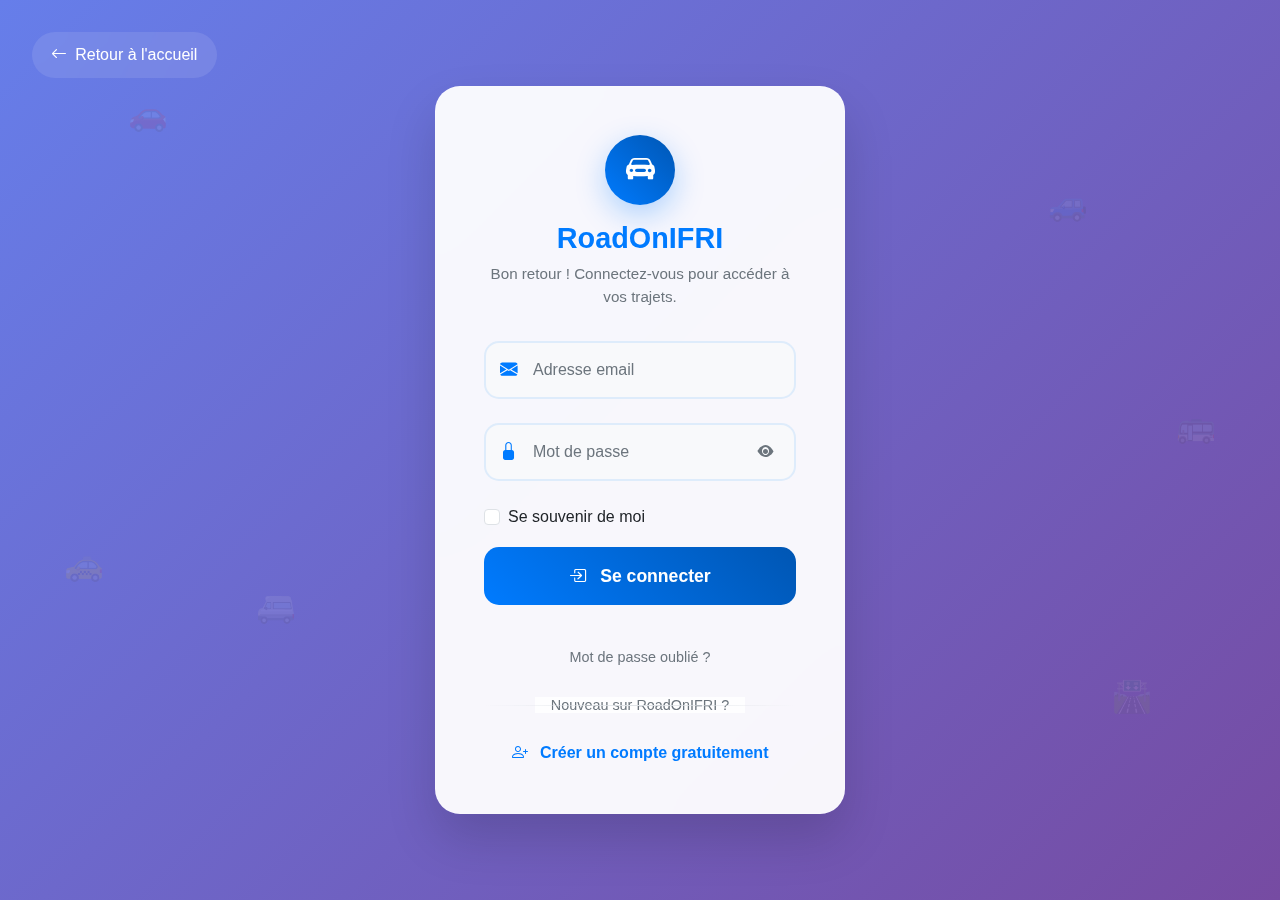
<file: frontend/templates/login.html>
<!DOCTYPE html>
<html lang="fr">
<head>
    <meta charset="UTF-8">
    <meta name="viewport" content="width=device-width, initial-scale=1.0">
    <title>Connexion - RoadOnIFRI</title>
    <!-- Bootstrap CSS -->
    <link href="https://cdn.jsdelivr.net/npm/bootstrap@5.3.0/dist/css/bootstrap.min.css" rel="stylesheet">
    <!-- Bootstrap Icons -->
    <link rel="stylesheet" href="https://cdn.jsdelivr.net/npm/bootstrap-icons@1.10.3/font/bootstrap-icons.css">
    <!-- Animate.css -->
    <link rel="stylesheet" href="https://cdnjs.cloudflare.com/ajax/libs/animate.css/4.1.1/animate.min.css">
    <style>
        :root {
            --primary-color: #007bff;
            --secondary-color: #6c757d;
            --success-color: #28a745;
            --warning-color: #ffc107;
            --danger-color: #dc3545;
            --light-color: #f8f9fa;
            --dark-color: #343a40;
        }

        body {
            font-family: 'Segoe UI', Tahoma, Geneva, Verdana, sans-serif;
            background: linear-gradient(135deg, #667eea 0%, #764ba2 100%);
            min-height: 100vh;
            display: flex;
            align-items: center;
            position: relative;
            overflow-x: hidden;
        }

        .floating-elements {
            position: fixed;
            top: 0;
            left: 0;
            width: 100%;
            height: 100%;
            overflow: hidden;
            pointer-events: none;
            z-index: 1;
        }

        .floating-car {
            position: absolute;
            font-size: 2rem;
            color: rgba(255,255,255,0.1);
            animation: float 6s ease-in-out infinite;
        }

        @keyframes float {
            0%, 100% { transform: translateY(0) rotate(0deg); }
            50% { transform: translateY(-20px) rotate(10deg); }
        }

        .floating-car:nth-child(1) { top: 10%; left: 10%; animation-delay: 0s; }
        .floating-car:nth-child(2) { top: 20%; right: 15%; animation-delay: 2s; }
        .floating-car:nth-child(3) { bottom: 30%; left: 20%; animation-delay: 4s; }
        .floating-car:nth-child(4) { bottom: 20%; right: 10%; animation-delay: 1s; }
        .floating-car:nth-child(5) { top: 60%; left: 5%; animation-delay: 3s; }
        .floating-car:nth-child(6) { bottom: 50%; right: 5%; animation-delay: 5s; }

        .login-container {
            position: relative;
            z-index: 10;
            width: 100%;
            max-width: 450px;
            margin: 0 auto;
            padding: 0 20px;
        }

        .login-card {
            background: rgba(255, 255, 255, 0.95);
            backdrop-filter: blur(20px);
            border-radius: 25px;
            padding: 3rem;
            box-shadow: 0 25px 50px rgba(0, 0, 0, 0.15);
            border: 1px solid rgba(255, 255, 255, 0.2);
            transition: all 0.3s ease;
        }

        .login-card:hover {
            transform: translateY(-5px);
            box-shadow: 0 35px 70px rgba(0, 0, 0, 0.2);
        }

        .logo-container {
            text-align: center;
            margin-bottom: 2rem;
        }

        .logo-icon {
            width: 70px;
            height: 70px;
            background: linear-gradient(45deg, var(--primary-color), #0056b3);
            border-radius: 50%;
            display: inline-flex;
            align-items: center;
            justify-content: center;
            margin-bottom: 1rem;
            box-shadow: 0 10px 30px rgba(0, 123, 255, 0.3);
            transition: all 0.3s ease;
        }

        .logo-icon:hover {
            transform: scale(1.1) rotate(5deg);
            box-shadow: 0 15px 40px rgba(0, 123, 255, 0.4);
        }

        .logo-icon i {
            font-size: 1.8rem;
            color: white;
        }

        .brand-title {
            font-size: 1.8rem;
            font-weight: bold;
            color: var(--primary-color);
            margin-bottom: 0.5rem;
        }

        .welcome-text {
            color: var(--secondary-color);
            font-size: 0.95rem;
            margin-bottom: 2rem;
        }

        .form-floating {
            margin-bottom: 1.5rem;
            position: relative;
        }

        .form-floating .form-control {
            border: 2px solid rgba(0, 123, 255, 0.1);
            border-radius: 15px;
            padding: 1rem 1rem 1rem 3rem;
            background: rgba(248, 249, 250, 0.8);
            transition: all 0.3s ease;
            font-size: 1rem;
            height: auto;
        }

        .form-floating .form-control:focus {
            border-color: var(--primary-color);
            box-shadow: 0 0 0 0.2rem rgba(0, 123, 255, 0.15);
            background: white;
            transform: translateY(-2px);
        }

        .form-floating label {
            padding-left: 3rem;
            color: var(--secondary-color);
            font-weight: 500;
        }

        .input-icon {
            position: absolute;
            left: 1rem;
            top: 50%;
            transform: translateY(-50%);
            color: var(--primary-color);
            font-size: 1.1rem;
            z-index: 5;
            transition: all 0.3s ease;
        }

        .form-floating:focus-within .input-icon {
            color: var(--success-color);
            transform: translateY(-50%) scale(1.1);
        }

        .btn-login {
            width: 100%;
            padding: 1rem;
            border-radius: 15px;
            font-weight: 600;
            font-size: 1.1rem;
            background: linear-gradient(45deg, var(--primary-color), #0056b3);
            border: none;
            color: white;
            transition: all 0.3s ease;
            position: relative;
            overflow: hidden;
            margin-bottom: 1.5rem;
        }

        .btn-login::before {
            content: '';
            position: absolute;
            top: 0;
            left: -100%;
            width: 100%;
            height: 100%;
            background: linear-gradient(90deg, transparent, rgba(255,255,255,0.2), transparent);
            transition: left 0.5s;
        }

        .btn-login:hover {
            background: linear-gradient(45deg, #0056b3, #004085);
            transform: translateY(-2px);
            box-shadow: 0 15px 35px rgba(0, 123, 255, 0.3);
        }

        .btn-login:hover::before {
            left: 100%;
        }

        .btn-login:active {
            transform: translateY(0);
        }

        .divider {
            text-align: center;
            margin: 1.5rem 0;
            position: relative;
        }

        .divider::before {
            content: '';
            position: absolute;
            top: 50%;
            left: 0;
            right: 0;
            height: 1px;
            background: linear-gradient(to right, transparent, #dee2e6, transparent);
        }

        .divider span {
            background: rgba(255, 255, 255, 0.9);
            padding: 0 1rem;
            color: var(--secondary-color);
            font-size: 0.9rem;
        }

        .register-link {
            text-align: center;
        }

        .register-link a {
            color: var(--primary-color);
            text-decoration: none;
            font-weight: 600;
            transition: all 0.3s ease;
            position: relative;
        }

        .register-link a::after {
            content: '';
            position: absolute;
            width: 0;
            height: 2px;
            bottom: -2px;
            left: 50%;
            background: var(--primary-color);
            transition: all 0.3s ease;
        }

        .register-link a:hover {
            color: #0056b3;
            transform: translateY(-1px);
        }

        .register-link a:hover::after {
            width: 100%;
            left: 0;
        }

        .forgot-password {
            text-align: center;
            margin-top: 1rem;
        }

        .forgot-password a {
            color: var(--secondary-color);
            text-decoration: none;
            font-size: 0.9rem;
            transition: color 0.3s ease;
        }

        .forgot-password a:hover {
            color: var(--primary-color);
        }

        .back-to-home {
            position: absolute;
            top: 2rem;
            left: 2rem;
            z-index: 20;
        }

        .back-to-home a {
            display: inline-flex;
            align-items: center;
            gap: 0.5rem;
            color: white;
            text-decoration: none;
            background: rgba(255, 255, 255, 0.1);
            backdrop-filter: blur(10px);
            padding: 0.7rem 1.2rem;
            border-radius: 50px;
            transition: all 0.3s ease;
            font-weight: 500;
        }

        .back-to-home a:hover {
            background: rgba(255, 255, 255, 0.2);
            transform: translateX(-5px);
            color: white;
        }

        .password-toggle {
            position: absolute;
            right: 1rem;
            top: 50%;
            transform: translateY(-50%);
            background: none;
            border: none;
            color: var(--secondary-color);
            cursor: pointer;
            z-index: 5;
            transition: color 0.3s ease;
        }

        .password-toggle:hover {
            color: var(--primary-color);
        }

        @media (max-width: 768px) {
            .login-card {
                padding: 2rem;
                margin: 1rem;
                border-radius: 20px;
            }
            
            .back-to-home {
                top: 1rem;
                left: 1rem;
            }
            
            .back-to-home a {
                padding: 0.5rem 1rem;
                font-size: 0.9rem;
            }
        }

        /* Animation pour les messages d'erreur/succès */
        .alert {
            border-radius: 15px;
            border: none;
            margin-bottom: 1.5rem;
            animation: shake 0.5s ease-in-out;
        }

        @keyframes shake {
            0%, 100% { transform: translateX(0); }
            25% { transform: translateX(-5px); }
            75% { transform: translateX(5px); }
        }

        .loading-spinner {
            display: none;
            width: 20px;
            height: 20px;
            border: 2px solid transparent;
            border-top: 2px solid white;
            border-radius: 50%;
            animation: spin 1s linear infinite;
            margin-right: 0.5rem;
        }

        @keyframes spin {
            0% { transform: rotate(0deg); }
            100% { transform: rotate(360deg); }
        }
    </style>
</head>
<body>
    <div class="floating-elements">
        <div class="floating-car">🚗</div>
        <div class="floating-car">🚙</div>
        <div class="floating-car">🚐</div>
        <div class="floating-car">🛣️</div>
        <div class="floating-car">🚕</div>
        <div class="floating-car">🚌</div>
    </div>

    <div class="back-to-home">
        <a href="index.html">
            <i class="bi bi-arrow-left"></i>
            Retour à l'accueil
        </a>
    </div>

    <div class="container">
        <div class="login-container">
            <div class="login-card animate__animated animate__fadeInUp">
                <div class="logo-container">
                    <div class="logo-icon animate__animated animate__pulse animate__infinite">
                        <i class="bi bi-car-front-fill"></i>
                    </div>
                    <h1 class="brand-title">RoadOnIFRI</h1>
                    <p class="welcome-text">Bon retour ! Connectez-vous pour accéder à vos trajets.</p>
                </div>

                <!-- Messages d'alerte (à intégrer avec Flask) -->
                <div id="alert-container"></div>

                <form id="loginForm" method="POST" action="/login">
                    <div class="form-floating">
                        <i class="input-icon bi bi-envelope-fill"></i>
                        <input type="email" class="form-control" id="email" name="email" placeholder="Votre email IFRI" required>
                        <label for="email">Adresse email</label>
                    </div>

                    <div class="form-floating">
                        <i class="input-icon bi bi-lock-fill"></i>
                        <input type="password" class="form-control" id="mot_de_passe" name="mot_de_passe" placeholder="Votre mot de passe" required>
                        <label for="mot_de_passe">Mot de passe</label>
                        <button type="button" class="password-toggle" onclick="togglePassword()">
                            <i class="bi bi-eye-fill" id="toggleIcon"></i>
                        </button>
                    </div>

                    <div class="d-flex justify-content-between align-items-center mb-3">
                        <div class="form-check">
                            <input class="form-check-input" type="checkbox" id="remember_me" name="remember_me">
                            <label class="form-check-label" for="remember_me">
                                Se souvenir de moi
                            </label>
                        </div>
                    </div>

                    <button type="submit" class="btn btn-login">
                        <div class="loading-spinner" id="loadingSpinner"></div>
                        <i class="bi bi-box-arrow-in-right me-2"></i>
                        Se connecter
                    </button>
                </form>

                <div class="forgot-password">
                    <a href="#" onclick="showForgotPassword()">Mot de passe oublié ?</a>
                </div>

                <div class="divider">
                    <span>Nouveau sur RoadOnIFRI ?</span>
                </div>

                <div class="register-link">
                    <a href="inscription.html">
                        <i class="bi bi-person-plus me-2"></i>
                        Créer un compte gratuitement
                    </a>
                </div>
            </div>
        </div>
    </div>

    <!-- Bootstrap JS -->
    <script src="https://cdn.jsdelivr.net/npm/bootstrap@5.3.0/dist/js/bootstrap.bundle.min.js"></script>
    
    <script>
        // Toggle password visibility
        function togglePassword() {
            const passwordInput = document.getElementById('mot_de_passe');
            const toggleIcon = document.getElementById('toggleIcon');
            
            if (passwordInput.type === 'password') {
                passwordInput.type = 'text';
                toggleIcon.className = 'bi bi-eye-slash-fill';
            } else {
                passwordInput.type = 'password';
                toggleIcon.className = 'bi bi-eye-fill';
            }
        }

        // Form submission with loading state
        document.getElementById('loginForm').addEventListener('submit', function(e) {
            const submitBtn = this.querySelector('button[type="submit"]');
            const spinner = document.getElementById('loadingSpinner');
            const btnText = submitBtn.querySelector('i');
            
            // Show loading state
            spinner.style.display = 'inline-block';
            submitBtn.disabled = true;
            submitBtn.style.opacity = '0.8';
        });

        // Show forgot password modal (placeholder)
        function showForgotPassword() {
            alert('Fonctionnalité de récupération de mot de passe à implémenter');
        }

        // Enhanced floating animation with scroll effect
        window.addEventListener('scroll', () => {
            const scrolled = window.pageYOffset;
            const parallax = document.querySelectorAll('.floating-car');
            
            parallax.forEach((element, index) => {
                const speed = 0.3 + (index * 0.1);
                const yPos = -(scrolled * speed);
                element.style.transform = `translateY(${yPos}px) rotate(${scrolled * 0.1}deg)`;
            });
        });

        // Add ripple effect to form inputs
        document.querySelectorAll('.form-control').forEach(input => {
            input.addEventListener('focus', function() {
                this.parentElement.classList.add('focused');
            });
            
            input.addEventListener('blur', function() {
                this.parentElement.classList.remove('focused');
            });
        });

        // Simulate form validation feedback
        document.querySelectorAll('.form-control').forEach(input => {
            input.addEventListener('blur', function() {
                if (this.value.trim() !== '') {
                    this.classList.add('is-valid');
                    this.classList.remove('is-invalid');
                } else if (this.hasAttribute('required')) {
                    this.classList.add('is-invalid');
                    this.classList.remove('is-valid');
                }
            });
        });

        // Keyboard navigation enhancement
        document.addEventListener('keydown', function(e) {
            if (e.key === 'Enter' && e.target.tagName !== 'BUTTON') {
                const form = document.getElementById('loginForm');
                const inputs = form.querySelectorAll('input[required]');
                const currentIndex = Array.from(inputs).indexOf(e.target);
                
                if (currentIndex < inputs.length - 1) {
                    inputs[currentIndex + 1].focus();
                } else {
                    form.querySelector('button[type="submit"]').focus();
                }
            }
        });

        // Add entrance animations to form elements
        document.addEventListener('DOMContentLoaded', function() {
            const formElements = document.querySelectorAll('.form-floating, .btn-login, .register-link');
            
            formElements.forEach((element, index) => {
                setTimeout(() => {
                    element.classList.add('animate__animated', 'animate__fadeInUp');
                }, index * 100);
            });
        });
    </script>
</body>
</html>
</file>
